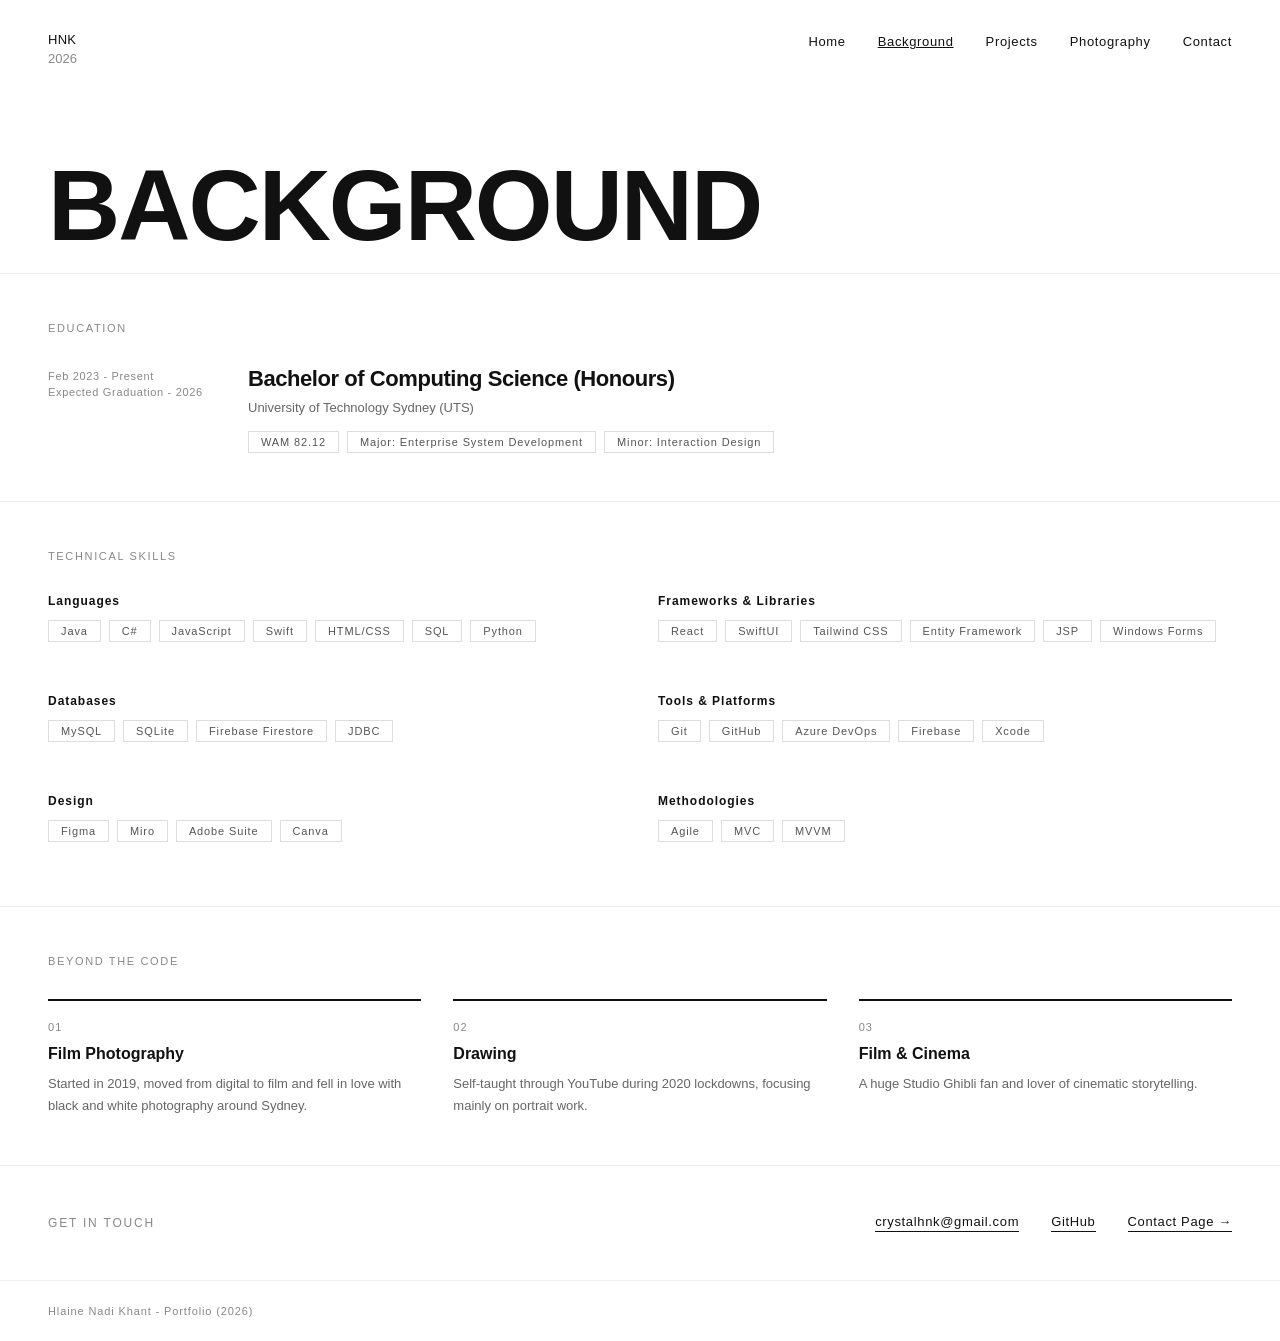
<file: background.html>
<!DOCTYPE html>
<html lang="en">
  <head>
    <meta charset="UTF-8" />
    <meta name="viewport" content="width=device-width, initial-scale=1.0" />
    <title>About — Hlaine Nadi Khant</title>
    <link rel="stylesheet" href="style.css" />
  </head>
  <body>

    <!-- Navigation -->
    <nav>
      <div class="nav-left">
        <span class="nav-name">HNK</span>
        <span class="nav-year">2026</span>
      </div>
      <ul class="nav-links">
        <li><a href="index.html">Home</a></li>
        <li><a href="background.html" class="active">Background</a></li>
        <li><a href="projects.html">Projects</a></li>
        <li><a href="photography.html">Photography</a></li>
        <li><a href="contact.html">Contact</a></li>
      </ul>
    </nav>

   <section class="page-header">
      <h1 class="big-name">Background</h1>
    </section> 

    <!-- Education -->
    <section class="about-section">
      <p class="section-label">EDUCATION</p>
      <div class="education-card">
        <div class="education-left">
          <p class="education-date">Feb 2023 - Present</p>
          <p class="education-date">Expected Graduation - 2026</p>
        </div>
        <div class="education-right">
          <h2 class="education-title">Bachelor of Computing Science (Honours)</h2>
          <p class="education-school">University of Technology Sydney (UTS)</p>
          <div class="education-details">
            <span class="tag">WAM 82.12</span>
            <span class="tag">Major: Enterprise System Development</span>
            <span class="tag">Minor: Interaction Design</span>
          </div>
        </div>
      </div>
    </section>

    <!-- Skills -->
    <section class="about-section">
      <p class="section-label">TECHNICAL SKILLS</p>
      <div class="skills-grid">

        <div class="skill-group">
          <h3 class="skill-category">Languages</h3>
          <div class="project-tags">
            <span class="tag">Java</span>
            <span class="tag">C#</span>
            <span class="tag">JavaScript</span>
            <span class="tag">Swift</span>
            <span class="tag">HTML/CSS</span>
            <span class="tag">SQL</span>
            <span class="tag">Python</span>
          </div>
        </div>

        <div class="skill-group">
          <h3 class="skill-category">Frameworks & Libraries</h3>
          <div class="project-tags">
            <span class="tag">React</span>
            <span class="tag">SwiftUI</span>
            <span class="tag">Tailwind CSS</span>
            <span class="tag">Entity Framework</span>
            <span class="tag">JSP</span>
            <span class="tag">Windows Forms</span>
          </div>
        </div>

        <div class="skill-group">
          <h3 class="skill-category">Databases</h3>
          <div class="project-tags">
            <span class="tag">MySQL</span>
            <span class="tag">SQLite</span>
            <span class="tag">Firebase Firestore</span>
            <span class="tag">JDBC</span>
          </div>
        </div>

        <div class="skill-group">
          <h3 class="skill-category">Tools & Platforms</h3>
          <div class="project-tags">
            <span class="tag">Git</span>
            <span class="tag">GitHub</span>
            <span class="tag">Azure DevOps</span>
            <span class="tag">Firebase</span>
            <span class="tag">Xcode</span>
          </div>
        </div>

        <div class="skill-group">
          <h3 class="skill-category">Design</h3>
          <div class="project-tags">
            <span class="tag">Figma</span>
            <span class="tag">Miro</span>
            <span class="tag">Adobe Suite</span>
            <span class="tag">Canva</span>
          </div>
        </div>

        <div class="skill-group">
          <h3 class="skill-category">Methodologies</h3>
          <div class="project-tags">
            <span class="tag">Agile</span>
            <span class="tag">MVC</span>
            <span class="tag">MVVM</span>
          </div>
        </div>

      </div>
    </section>

    <!-- Interests -->
    <section class="about-section">
      <p class="section-label">BEYOND THE CODE</p>
      <div class="interests-grid">

        <div class="interest-card">
          <p class="interest-num">01</p>
          <h3 class="interest-title">Film Photography</h3>
          <p class="interest-desc">Started in 2019, moved from digital to film and fell in love with black and white photography around Sydney.</p>
        </div>

        <div class="interest-card">
          <p class="interest-num">02</p>
          <h3 class="interest-title">Drawing</h3>
          <p class="interest-desc">Self-taught through YouTube during 2020 lockdowns, focusing mainly on portrait work.</p>
        </div>

        <div class="interest-card">
          <p class="interest-num">03</p>
          <h3 class="interest-title">Film & Cinema</h3>
          <p class="interest-desc">A huge Studio Ghibli fan and lover of cinematic storytelling.</p>
        </div>

      </div>
    </section>

    <!-- Contact Strip -->
    <section class="about-contact">
      <p class="hello">GET IN TOUCH</p>
      <div class="contact-links">
        <a href="mailto:crystalhnk@gmail.com">crystalhnk@gmail.com</a>
        <a href="https://github.com/HlaineNK" target="_blank">GitHub</a>
        <a href="contact.html">Contact Page →</a>
      </div>
    </section>

    <!-- Footer -->
    <footer>
      <p>Hlaine Nadi Khant - Portfolio (2026)</p>
    </footer>

  </body>
</html>
</file>
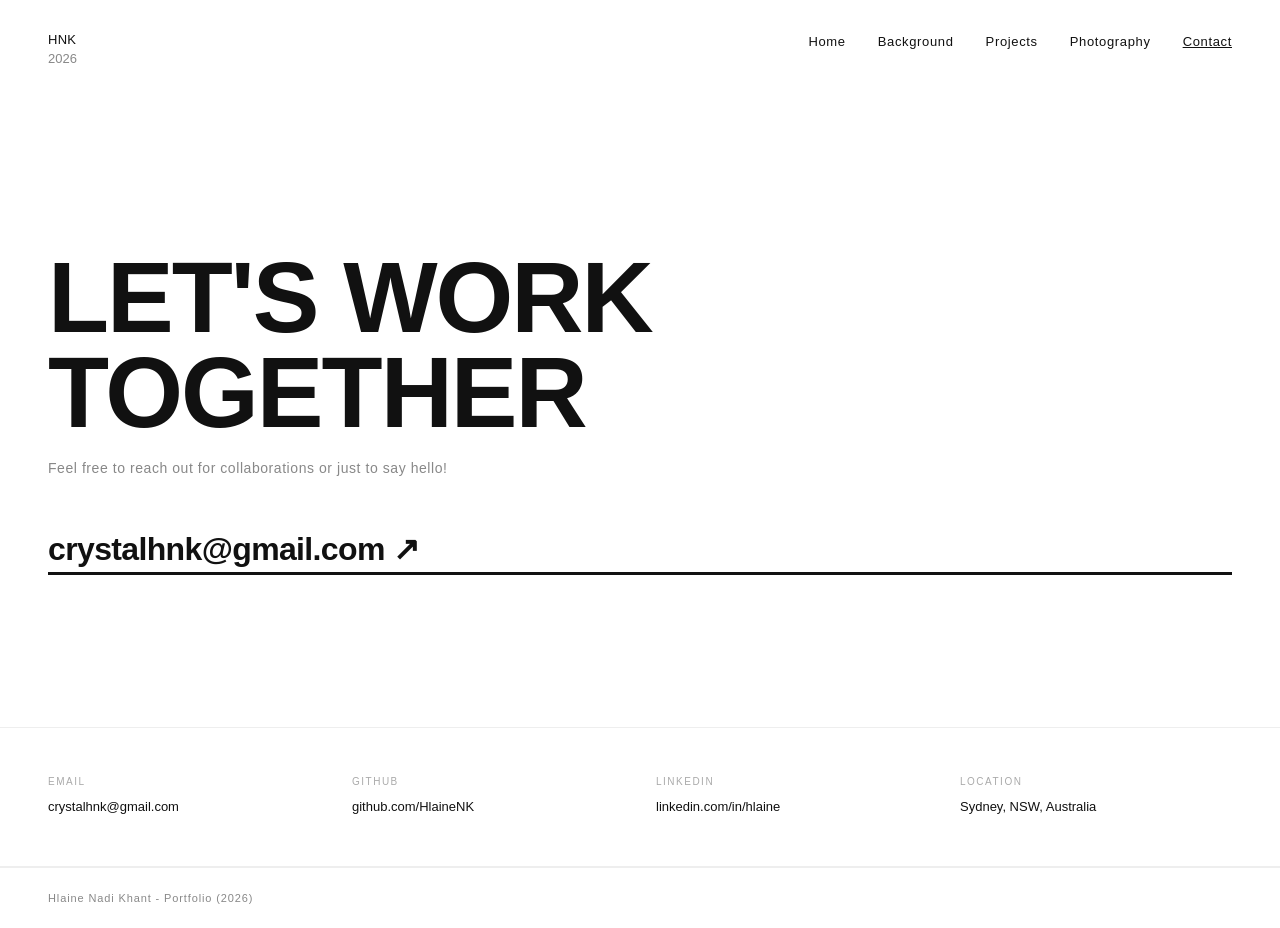
<file: contact.html>
<!DOCTYPE html>
<html lang="en">
  <head>
    <meta charset="UTF-8" />
    <meta name="viewport" content="width=device-width, initial-scale=1.0" />
    <title>Contact — Hlaine Nadi Khant</title>
    <link rel="stylesheet" href="style.css" />
  </head>
  <body>

    <!-- Navigation -->
    <nav>
      <div class="nav-left">
        <span class="nav-name">HNK</span>
        <span class="nav-year">2026</span>
      </div>
      <ul class="nav-links">
        <li><a href="index.html">Home</a></li>
        <li><a href="background.html">Background</a></li>
        <li><a href="projects.html">Projects</a></li>
        <li><a href="photography.html">Photography</a></li>
        <li><a href="contact.html" class="active">Contact</a></li>
      </ul>
    </nav>

    <!-- Contact Hero -->
    <section class="contact-hero">
      <h1 class="big-name">Let's Work<br />Together</h1>
      <p class="contact-sub">Feel free to reach out for collaborations or just to say hello!</p>
      <a href="mailto:crystalhnk@gmail.com" class="email-btn">crystalhnk@gmail.com ↗</a>
    </section>

    <!-- Contact Details -->
    <section class="contact-details">

      <div class="contact-item">
        <p class="contact-label">EMAIL</p>
        <a href="mailto:crystalhnk@gmail.com" class="contact-value">crystalhnk@gmail.com</a>
      </div>

      <div class="contact-item">
        <p class="contact-label">GITHUB</p>
        <a href="https://github.com/HlaineNK" target="_blank" class="contact-value">github.com/HlaineNK</a>
      </div>

      <div class="contact-item">
        <p class="contact-label">LINKEDIN</p>
        <a href="https://www.linkedin.com/in/hlaine-nadi-k-a0712b297" target="_blank" class="contact-value">linkedin.com/in/hlaine</a>
      </div>

      <div class="contact-item">
        <p class="contact-label">LOCATION</p>
        <p class="contact-value">Sydney, NSW, Australia</p>
      </div>


    </section>

    <!-- Footer -->
    <footer>
      <p>Hlaine Nadi Khant - Portfolio (2026)</p>
    </footer>

  </body>
</html>
</file>
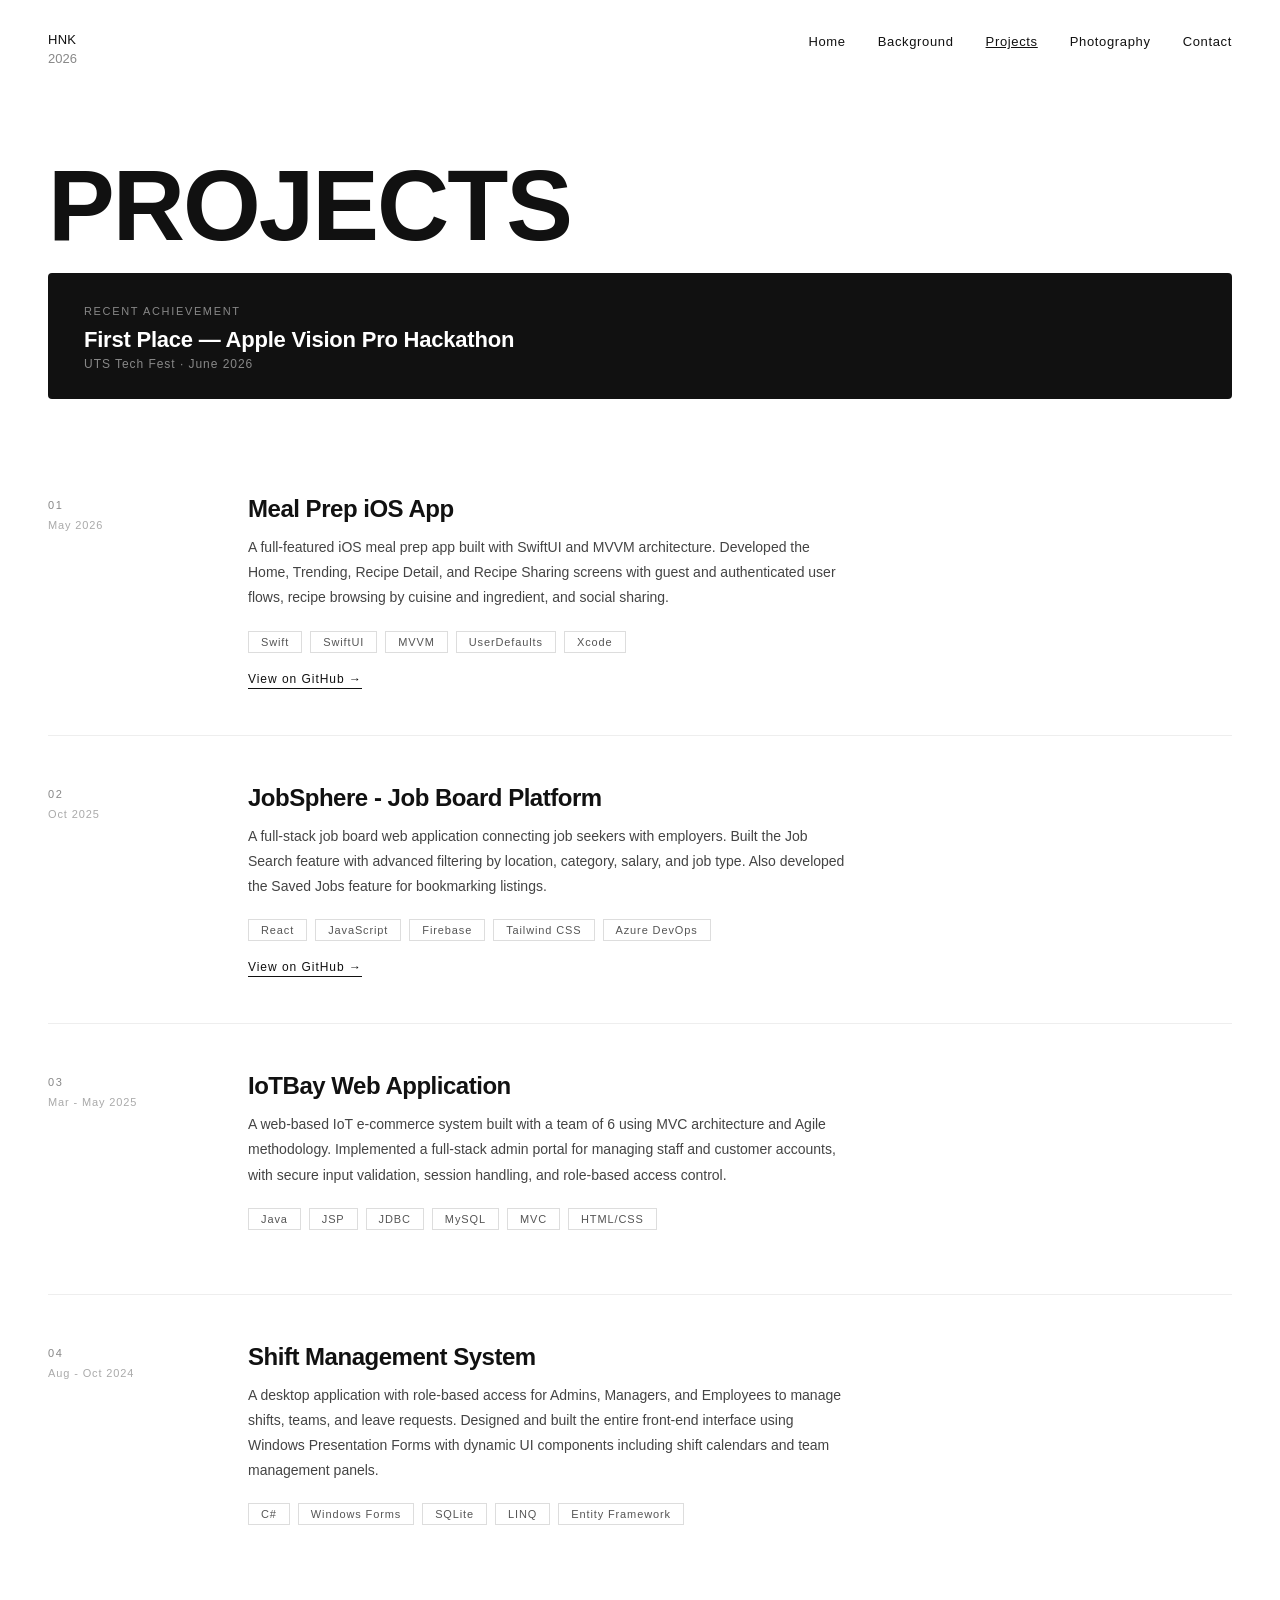
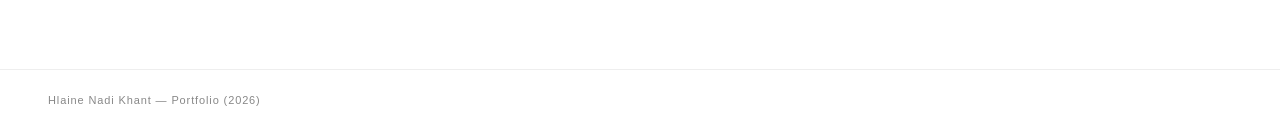
<file: projects.html>
<!DOCTYPE html>
<html lang="en">
  <head>
    <meta charset="UTF-8" />
    <meta name="viewport" content="width=device-width, initial-scale=1.0" />
    <title>Projects — Hlaine Nadi Khant</title>
    <link rel="stylesheet" href="style.css" />
  </head>
  <body>

    <!-- Navigation -->
    <nav>
      <div class="nav-left">
        <span class="nav-name">HNK </span>
        <span class="nav-year">2026</span>
      </div>
      <ul class="nav-links">
        <li><a href="index.html">Home</a></li>
        <li><a href="background.html">Background</a></li>
        <li><a href="projects.html" class="active">Projects</a></li>
        <li><a href="photography.html">Photography</a></li>
        <li><a href="contact.html">Contact</a></li>
      </ul>
    </nav>

    <!-- Page Header -->
    <section class="page-header">
      <h1 class="big-name">Projects</h1>
    </section>

    <!-- Achievement Banner -->
    <section class="achievement">
      <div class="achievement-inner">
        <span class="achievement-tag">RECENT ACHIEVEMENT</span>
        <p class="achievement-text">First Place — Apple Vision Pro Hackathon</p>
        <p class="achievement-sub">UTS Tech Fest · June 2026</p>
      </div>
    </section>

    <!-- Projects List -->
    <section class="projects">

      <!-- Project 1 -->
      <div class="project-card">
        <div class="project-left">
          <span class="project-num">01</span>
          <span class="project-date">May 2026</span>
        </div>
        <div class="project-right">
          <h2 class="project-title">Meal Prep iOS App</h2>
          <p class="project-desc">A full-featured iOS meal prep app built with SwiftUI and MVVM architecture. Developed the Home, Trending, Recipe Detail, and Recipe Sharing screens with guest and authenticated user flows, recipe browsing by cuisine and ingredient, and social sharing.</p>
          <div class="project-tags">
            <span class="tag">Swift</span>
            <span class="tag">SwiftUI</span>
            <span class="tag">MVVM</span>
            <span class="tag">UserDefaults</span>
            <span class="tag">Xcode</span>
          </div>
          <a href="https://github.com/Enrl001/MealPrep.git" target="_blank" class="project-link">View on GitHub →</a>
        </div>
      </div>

      <hr class="project-divider" />

      <!-- Project 2 -->
      <div class="project-card">
        <div class="project-left">
          <span class="project-num">02</span>
          <span class="project-date">Oct 2025</span>
        </div>
        <div class="project-right">
          <h2 class="project-title">JobSphere - Job Board Platform</h2>
          <p class="project-desc">A full-stack job board web application connecting job seekers with employers. Built the Job Search feature with advanced filtering by location, category, salary, and job type. Also developed the Saved Jobs feature for bookmarking listings.</p>
          <div class="project-tags">
            <span class="tag">React</span>
            <span class="tag">JavaScript</span>
            <span class="tag">Firebase</span>
            <span class="tag">Tailwind CSS</span>
            <span class="tag">Azure DevOps</span>
          </div>
          <a href="https://github.com/Jerry20030925/ASD-Jobs-Board.git" target="_blank" class="project-link">View on GitHub →</a>
        </div>
      </div>

      <hr class="project-divider" />

      <!-- Project 3 -->
      <div class="project-card">
        <div class="project-left">
          <span class="project-num">03</span>
          <span class="project-date">Mar - May 2025</span>
        </div>
        <div class="project-right">
          <h2 class="project-title">IoTBay Web Application</h2>
          <p class="project-desc">A web-based IoT e-commerce system built with a team of 6 using MVC architecture and Agile methodology. Implemented a full-stack admin portal for managing staff and customer accounts, with secure input validation, session handling, and role-based access control.</p>
          <div class="project-tags">
            <span class="tag">Java</span>
            <span class="tag">JSP</span>
            <span class="tag">JDBC</span>
            <span class="tag">MySQL</span>
            <span class="tag">MVC</span>
            <span class="tag">HTML/CSS</span>
          </div>
        </div>
      </div>

      <hr class="project-divider" />

      <!-- Project 4 -->
      <div class="project-card">
        <div class="project-left">
          <span class="project-num">04</span>
          <span class="project-date">Aug - Oct 2024</span>
        </div>
        <div class="project-right">
          <h2 class="project-title">Shift Management System</h2>
          <p class="project-desc">A desktop application with role-based access for Admins, Managers, and Employees to manage shifts, teams, and leave requests. Designed and built the entire front-end interface using Windows Presentation Forms with dynamic UI components including shift calendars and team management panels.</p>
          <div class="project-tags">
            <span class="tag">C#</span>
            <span class="tag">Windows Forms</span>
            <span class="tag">SQLite</span>
            <span class="tag">LINQ</span>
            <span class="tag">Entity Framework</span>
          </div>
        </div>
      </div>

    </section>

    <!-- Footer -->
    <footer>
      <p>Hlaine Nadi Khant — Portfolio (2026)</p>
    </footer>

  </body>
</html>
</file>
<file: style.css>
/* ---- RESET ---- */
*, *::before, *::after {
  margin: 0;
  padding: 0;
  box-sizing: border-box;
}

/* ---- BODY ---- */
body {
  font-family: 'Helvetica Neue', Arial, sans-serif;
  background: #ffffff;
  color: #111111;
  min-height: 100vh;
}

/* ---- NAV ---- */
nav {
  display: flex;
  justify-content: space-between;
  align-items: flex-start;
  padding: 32px 48px;
}

.nav-left {
  display: flex;
  flex-direction: column;
  gap: 4px;
}

.nav-name {
  font-size: 13px;
  font-weight: 500;
  letter-spacing: 0.02em;
}

.nav-year {
  font-size: 13px;
  color: #888;
}

.nav-links {
  list-style: none;
  display: flex;
  gap: 32px;
}

.nav-links a {
  font-size: 13px;
  color: #111;
  text-decoration: none;
  letter-spacing: 0.05em;
}

.nav-links a:hover,
.nav-links a.active {
  text-decoration: underline;
}

/* ---- HERO ---- */
.hero {
  display: grid;
  grid-template-columns: 1fr 1fr;
  align-items: center;
  padding: 60px 48px;
  min-height: calc(100vh - 120px);
}

.hero-left {
  display: flex;
  flex-direction: column;
  gap: 16px;
}

.hello {
  font-size: 12px;
  letter-spacing: 0.15em;
  color: #888;
}

.big-name {
  font-size: clamp(52px, 8vw, 100px);
  font-weight: 900;
  line-height: 0.95;
  letter-spacing: -0.02em;
  text-transform: uppercase;
}

.title {
  font-size: 13px;
  font-weight: 600;
  letter-spacing: 0.08em;
  margin-top: 8px;
}

.location {
  font-size: 11px;
  letter-spacing: 0.1em;
  color: #888;
}

/* ---- HERO RIGHT ---- */
.hero-right {
  position: relative;
  display: flex;
  justify-content: center;
  align-items: center;
}

.circle {
  position: absolute;
  width: 140px;
  height: 140px;
  background: #8B6F47;
  border-radius: 50%;
  top: 20px;
  right: 80px;
  z-index: 1;
}

.hero-photo {
  position: relative;
  width: 100%;
  max-width: 600px;
  height: auto;
  object-fit: contain;
  z-index: 2;
  filter: grayscale(100%) contrast(1.3);
}

/* ---- FOOTER ---- */
footer {
  padding: 24px 48px;
  font-size: 11px;
  letter-spacing: 0.08em;
  color: #888;
  border-top: 1px solid #eee;
}

/*---- Projects page ---- */
/* ---- PAGE HEADER ---- */
.page-header {
  padding: 60px 48px 20px;
}

/* ---- ACHIEVEMENT BANNER ---- */
.achievement {
  margin: 0 48px 48px;
  background: #111;
  color: #fff;
  padding: 28px 36px;
  border-radius: 4px;
}

.achievement-tag {
  font-size: 11px;
  letter-spacing: 0.15em;
  color: #888;
}

.achievement-text {
  font-size: 22px;
  font-weight: 700;
  margin: 8px 0 4px;
  letter-spacing: -0.01em;
}

.achievement-sub {
  font-size: 12px;
  color: #888;
  letter-spacing: 0.08em;
}

/* ---- PROJECTS ---- */
.projects {
  padding: 0 48px 80px;
}

.project-card {
  display: grid;
  grid-template-columns: 160px 1fr;
  gap: 40px;
  padding: 48px 0;
}

.project-left {
  display: flex;
  flex-direction: column;
  gap: 8px;
  padding-top: 4px;
}

.project-num {
  font-size: 11px;
  letter-spacing: 0.15em;
  color: #888;
}

.project-date {
  font-size: 11px;
  letter-spacing: 0.08em;
  color: #aaa;
}

.project-title {
  font-size: 24px;
  font-weight: 700;
  letter-spacing: -0.02em;
  margin-bottom: 12px;
}

.project-desc {
  font-size: 14px;
  color: #444;
  line-height: 1.8;
  max-width: 600px;
  margin-bottom: 20px;
}

.project-tags {
  display: flex;
  flex-wrap: wrap;
  gap: 8px;
  margin-bottom: 16px;
}

.tag {
  font-size: 11px;
  letter-spacing: 0.08em;
  padding: 4px 12px;
  border: 1px solid #ddd;
  color: #555;
}

.project-link {
  font-size: 12px;
  letter-spacing: 0.08em;
  color: #111;
  text-decoration: none;
  border-bottom: 1px solid #111;
  padding-bottom: 2px;
}

.project-link:hover {
  color: #8B6F47;
  border-bottom-color: #8B6F47;
}

.project-divider {
  border: none;
  border-top: 1px solid #eee;
}

/*---- ABOUT PAGE ---- */
.about-hero {
  display: grid;
  grid-template-columns: 1fr 1fr;
  align-items: center;
  padding: 60px 48px;
}

.about-hero-right{
  display: flex;
  justify-content: flex-end;
  padding-left: 80px;
}

.about-bio {
  font-size: 15px;
  color: #444;
  line-height: 1.8;
  max-width: 520px;
  margin-bottom: 16px;
  margin-top: 8px;
}

.btn-download {
  display: inline-block;
  align-self: flex-start;
  width: fit-content;
  margin-top: 16px;
  padding: 14px 32px;
  border: 1.5px solid #111;
  color: #111;
  text-decoration: none;
  font-size: 12px;
  letter-spacing: 0.1em;
  transition: all 0.25s;
}

.btn-download:hover {
  background: #111;
  color: #fff;
}

/* ---- ABOUT SECTIONS ---- */
.about-section {
  padding: 48px 48px;
  border-top: 1px solid #eee;
}

.section-label {
  font-size: 11px;
  letter-spacing: 0.15em;
  color: #888;
  margin-bottom: 32px;
}

/* ---- EDUCATION ---- */
.education-card {
  display: grid;
  grid-template-columns: 160px 1fr;
  gap: 40px;
}

.education-left {
  display: flex;
  flex-direction: column;
  gap: 4px;
  padding-top: 4px;
}

.education-date {
  font-size: 11px;
  color: #888;
  letter-spacing: 0.06em;
}

.education-title {
  font-size: 22px;
  font-weight: 700;
  letter-spacing: -0.02em;
  margin-bottom: 8px;
}

.education-school {
  font-size: 13px;
  color: #666;
  margin-bottom: 16px;
}

.education-details {
  display: flex;
  flex-wrap: wrap;
  gap: 8px;
}

/* ---- SKILLS ---- */
.skills-grid {
  display: grid;
  grid-template-columns: 1fr 1fr;
  gap: 36px;
}

.skill-group {
  display: flex;
  flex-direction: column;
  gap: 12px;
}

.skill-category {
  font-size: 12px;
  font-weight: 600;
  letter-spacing: 0.08em;
  color: #111;
}

/* ---- INTERESTS ---- */
.interests-grid {
  display: grid;
  grid-template-columns: repeat(3, 1fr);
  gap: 32px;
}

.interest-card {
  border-top: 2px solid #111;
  padding-top: 20px;
}

.interest-num {
  font-size: 11px;
  color: #888;
  letter-spacing: 0.1em;
  margin-bottom: 12px;
}

.interest-title {
  font-size: 16px;
  font-weight: 700;
  margin-bottom: 10px;
}

.interest-desc {
  font-size: 13px;
  color: #666;
  line-height: 1.7;
}

/* ---- ABOUT CONTACT STRIP ---- */
.about-contact {
  padding: 48px;
  border-top: 1px solid #eee;
  display: flex;
  justify-content: space-between;
  align-items: center;
}

.contact-links {
  display: flex;
  gap: 32px;
}

.contact-links a {
  font-size: 13px;
  color: #111;
  text-decoration: none;
  letter-spacing: 0.05em;
  border-bottom: 1px solid #111;
  padding-bottom: 2px;
}

.contact-links a:hover {
  color: #8B6F47;
  border-bottom-color: #8B6F47;
}

/* ---- Photography Page ---- */
/* ---- CAROUSEL ---- */
.carousel-section {
  padding: 48px 0 80px;
  display: flex;
  flex-direction: column;
  align-items: center;
}

.carousel-wrapper {
  width: 100%;
  overflow-x: auto;
  overflow-y: hidden;
  cursor: grab;
  padding: 0 48px;
  scrollbar-width: none;
}

.carousel-wrapper::-webkit-scrollbar {
  display: none;
}

.carousel-wrapper:active {
  cursor: grabbing;
}

.carousel-track {
  display: flex;
  gap: 12px;
  width: max-content;
  padding: 20px 0;
}

.carousel-slide {
  display: flex;
  flex-direction: column;
  align-items: center;
  gap: 10px;
  flex-shrink: 0;
}

.carousel-slide img {
  height: 220px;
  width: auto;
  object-fit: cover;
  filter: grayscale(100%);
  transition: filter 0.3s ease;
}

.carousel-slide img:hover {
  filter: grayscale(0%);
}

.photo-intro {
  font-size: 15px;
  color: #444;
  line-height: 1.8;
  max-width: 600px;
  margin: 20px;
  text-align: left;
}

/* ---- CONTACT PAGE ---- */
.contact-hero {
  min-height: 70vh;
  display: flex;
  flex-direction: column;
  justify-content: center;
  padding: 60px 48px;
  border-bottom: 1px solid #eee;
}

.contact-sub {
  font-size: 14px;
  color: #888;
  letter-spacing: 0.04em;
  margin-top: 16px;
  margin-bottom: 48px;
  max-width: 440px;
  line-height: 1.8;
}

.email-btn {
  display: inline-block;
  font-size: clamp(18px, 3vw, 32px);
  font-weight: 700;
  color: #111;
  text-decoration: none;
  letter-spacing: -0.02em;
  border-bottom: 3px solid #111;
  padding-bottom: 4px;
  transition: all 0.2s;
}

.email-btn:hover {
  color: #8B6F47;
  border-bottom-color: #8B6F47;
}

/* ---- CONTACT DETAILS ---- */
.contact-details {
  display: grid;
  grid-template-columns: repeat(4, 1fr);
  padding: 48px;
  gap: 32px;
  border-bottom: 1px solid #eee;
}

.contact-item {
  display: flex;
  flex-direction: column;
  gap: 10px;
}

.contact-label {
  font-size: 10px;
  letter-spacing: 0.15em;
  color: #aaa;
}

.contact-value {
  font-size: 13px;
  color: #111;
  text-decoration: none;
  line-height: 1.6;
}

.contact-value:hover {
  color: #8B6F47;
}
</file>
